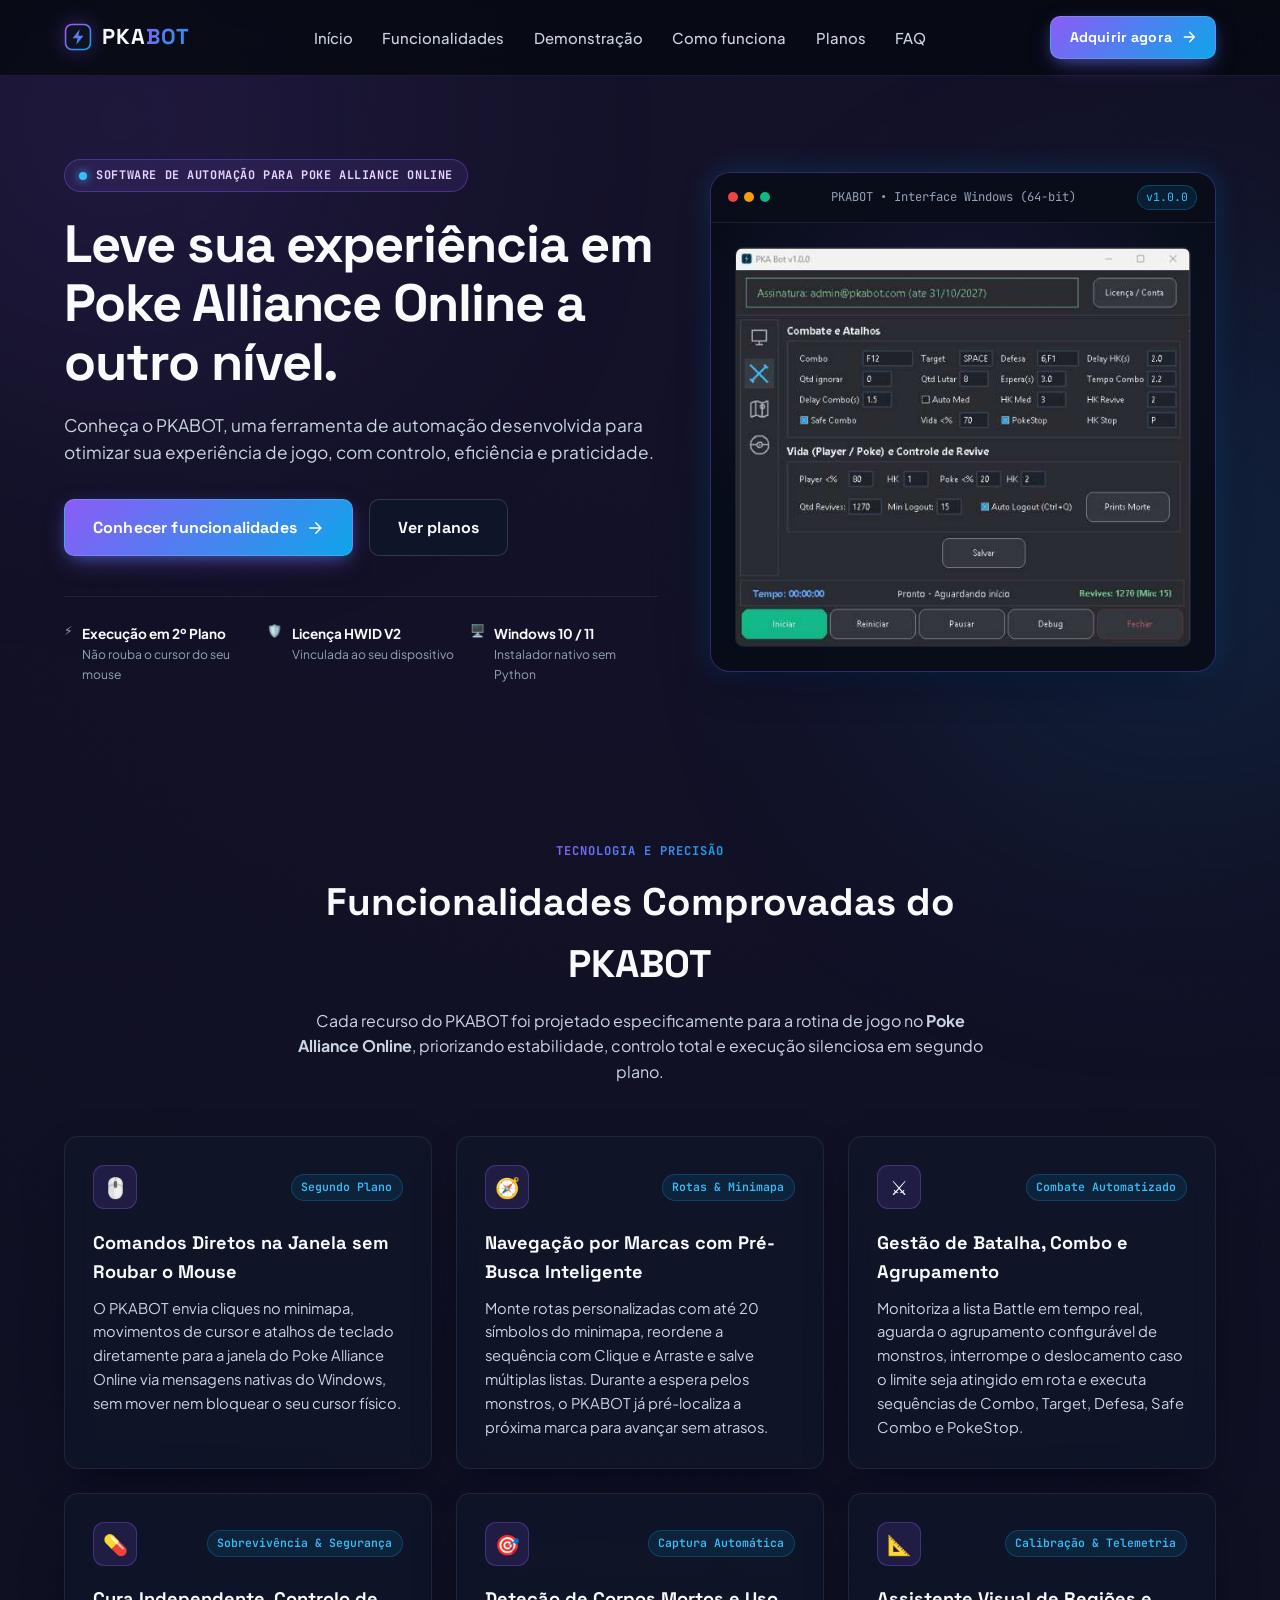
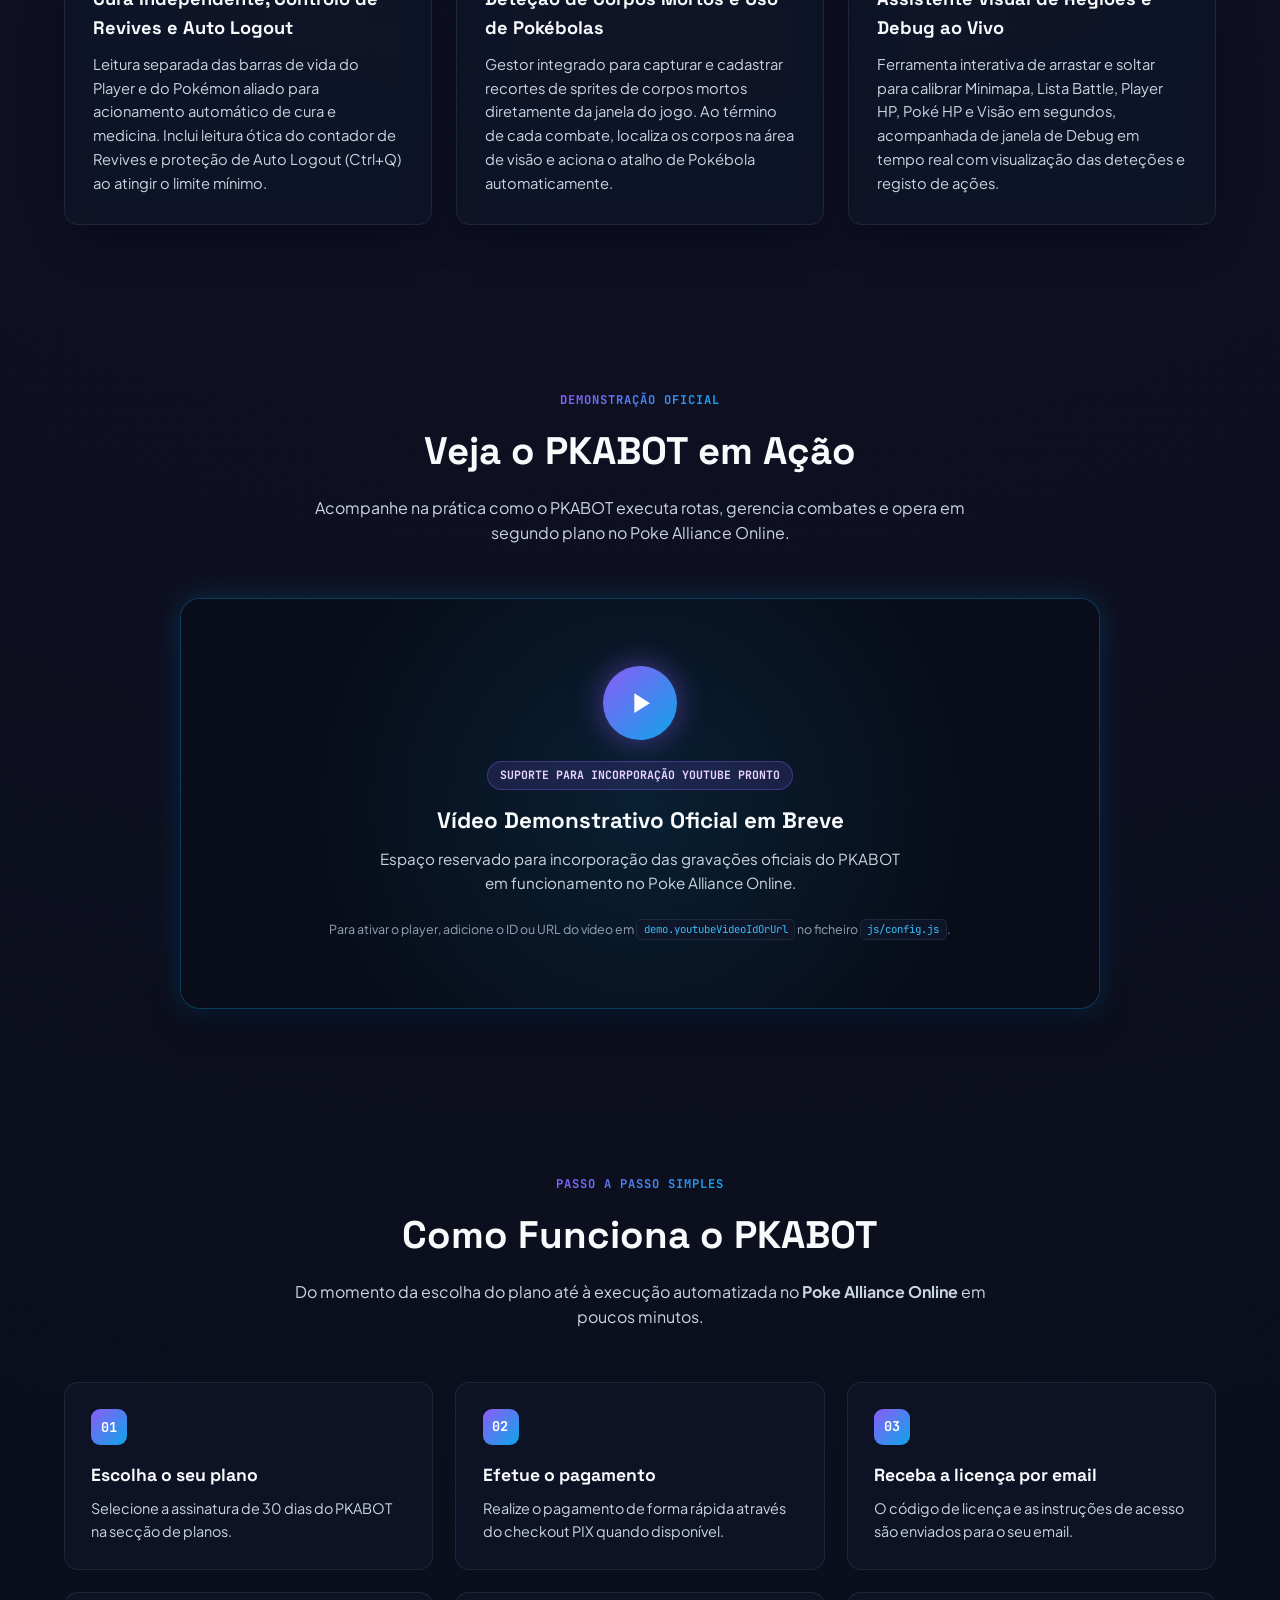
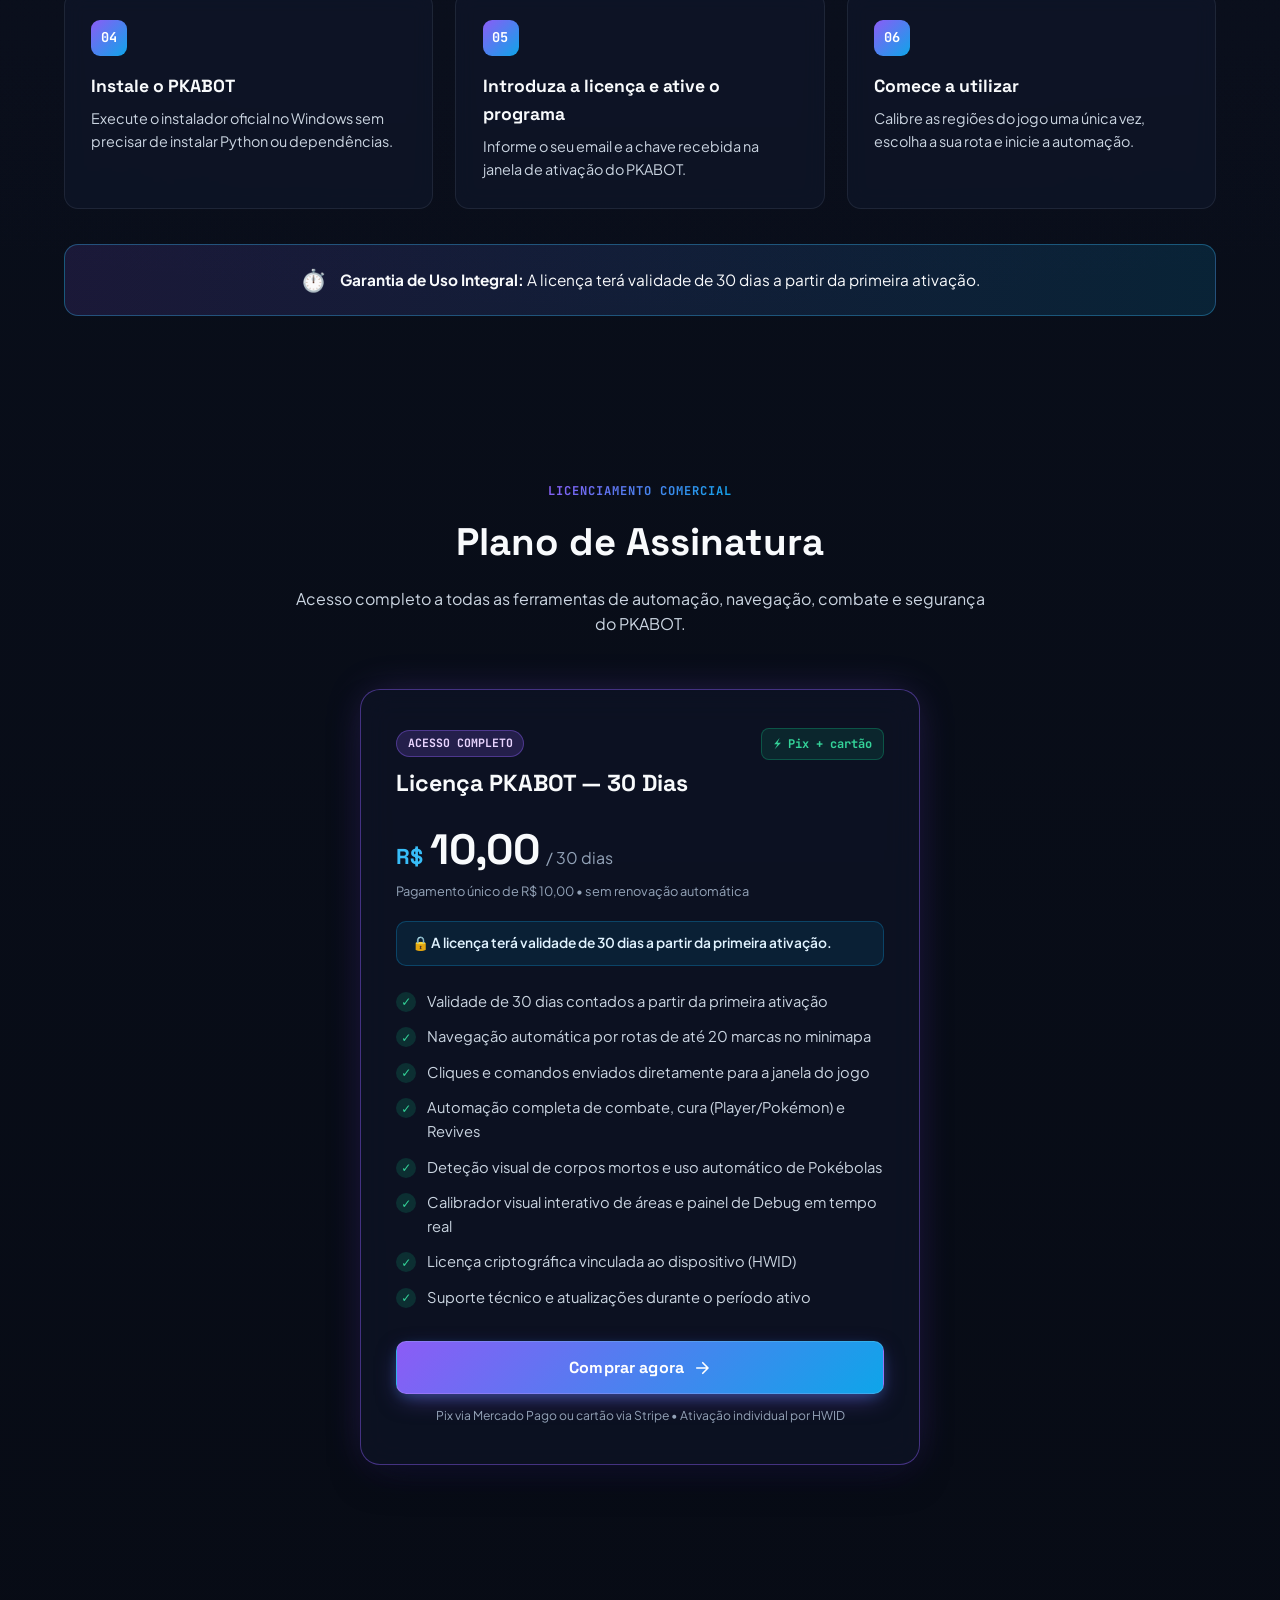
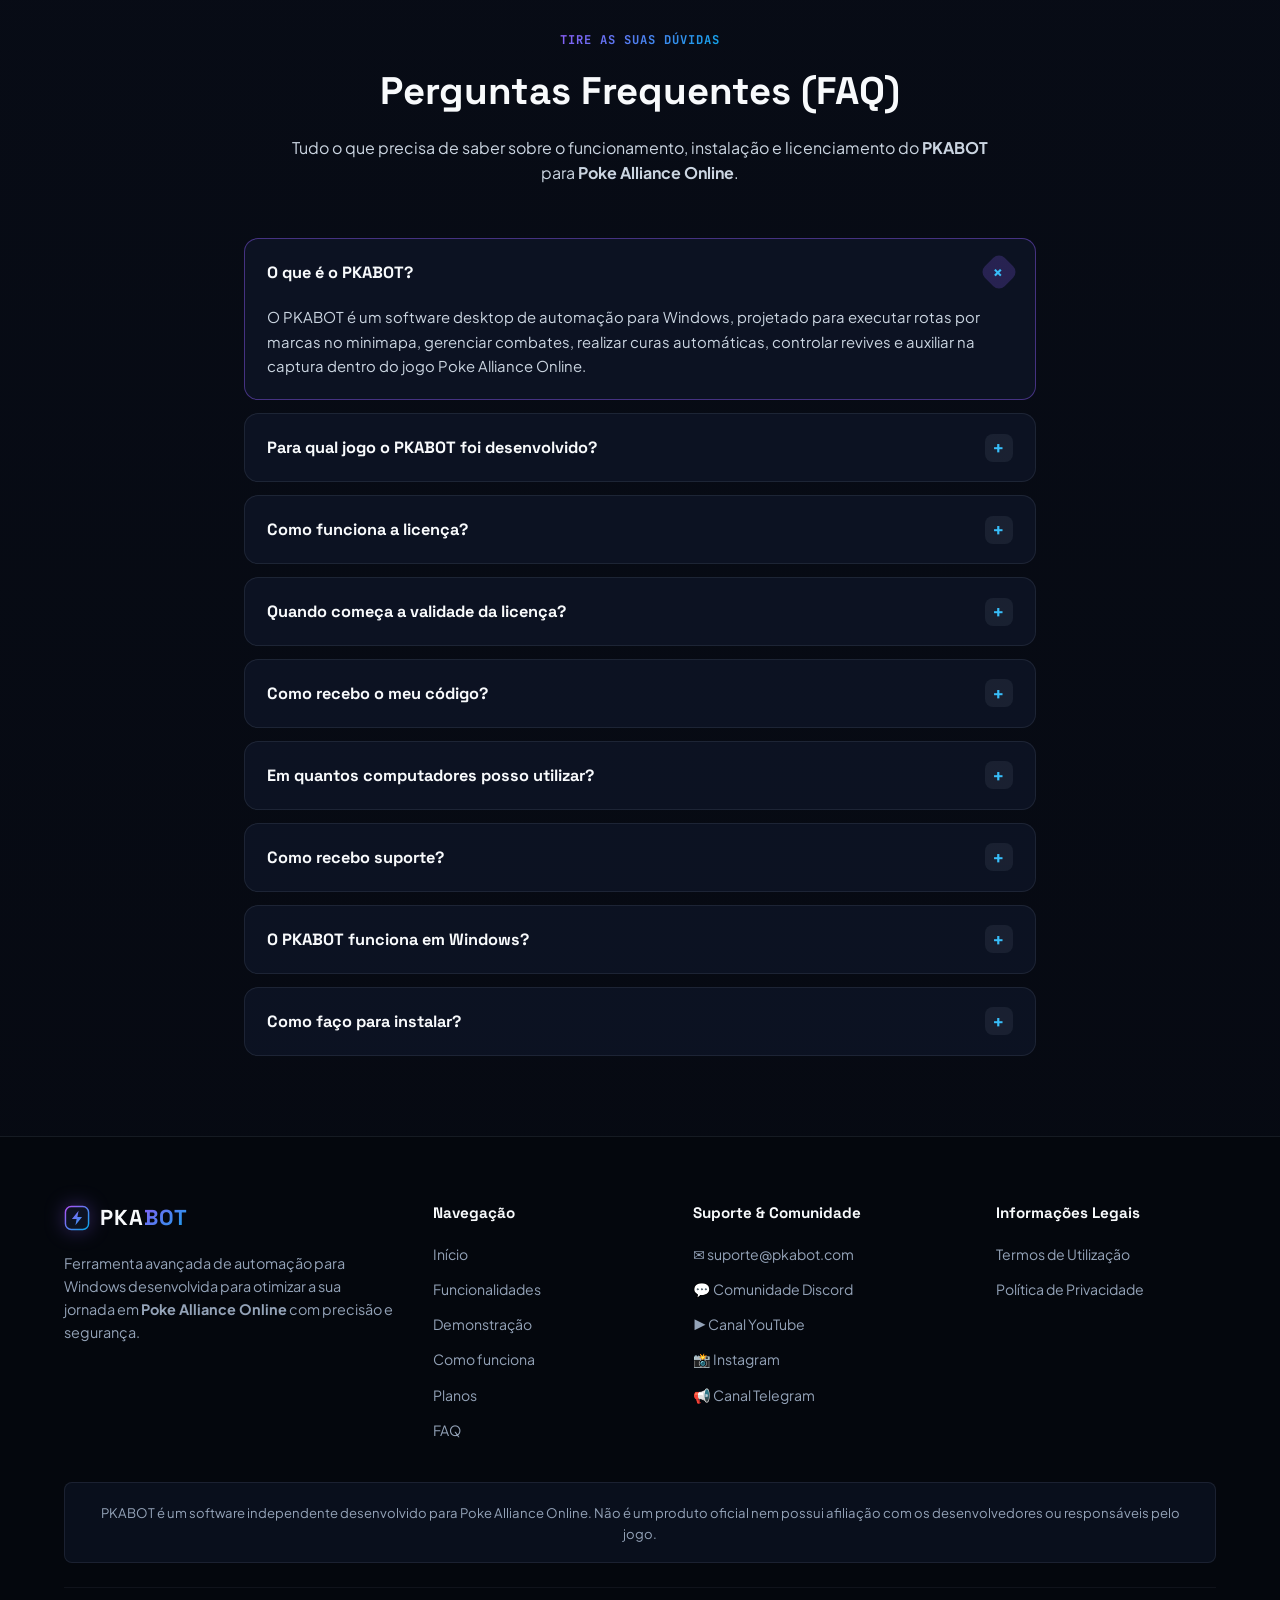
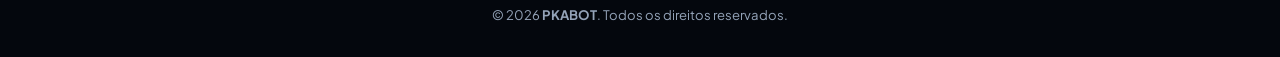
<file: index.html>
<!DOCTYPE html>
<html lang="pt-PT" class="dark-theme">
<head>
  <meta charset="UTF-8" />
  <meta name="viewport" content="width=device-width, initial-scale=1.0" />
  <meta http-equiv="X-UA-Compatible" content="IE=edge" />

  <!-- SEO Meta Tags -->
  <title>PKABOT — Bot e Automação Oficial para Poke Alliance Online</title>
  <meta name="description" content="Conheça o PKABOT, software de automação desenvolvido para otimizar sua experiência em Poke Alliance Online com navegação por marcas, combate inteligente, cura automática e execução em segundo plano." />
  <meta name="keywords" content="PKABOT, Poke Alliance Online, Bot para Poke Alliance Online, Automação para Poke Alliance Online, software gaming, rota minimapa, auto heal" />
  <meta name="robots" content="index, follow" />
  <meta name="theme-color" content="#070a12" />

  <!-- Open Graph / Social Sharing -->
  <meta property="og:type" content="website" />
  <meta property="og:locale" content="pt_BR" />
  <meta property="og:site_name" content="PKABOT" />
  <meta property="og:title" content="PKABOT — Leve sua experiência em Poke Alliance Online a outro nível" />
  <meta property="og:description" content="Conheça o PKABOT, uma ferramenta de automação desenvolvida para otimizar sua experiência em Poke Alliance Online, com controlo, eficiência e praticidade." />
  <meta name="twitter:card" content="summary_large_image" />
  <meta name="twitter:title" content="PKABOT — Automação para Poke Alliance Online" />
  <meta name="twitter:description" content="Software de automação em segundo plano com navegação por marcas, combate inteligente e captura automática para Poke Alliance Online." />

  <!-- Favicon Provisório -->
  <link rel="icon" type="image/svg+xml" href="assets/icons/favicon.svg" />

  <!-- Google Fonts: Plus Jakarta Sans, Space Grotesk & JetBrains Mono -->
  <link rel="preconnect" href="https://fonts.googleapis.com" />
  <link rel="preconnect" href="https://fonts.gstatic.com" crossorigin />
  <link href="https://fonts.googleapis.com/css2?family=JetBrains+Mono:wght@500;700&family=Plus+Jakarta+Sans:wght@400;500;600;700&family=Space+Grotesk:wght@600;700;800&display=swap" rel="stylesheet" />

  <!-- Stylesheet Principal -->
  <link rel="stylesheet" href="css/style.css" />
</head>
<body>
  <!-- Link de Saltar para o Conteúdo (Acessibilidade) -->
  <a href="#main-content" class="skip-link">Saltar para o conteúdo principal</a>

  <!-- Luzes de Ambiente Subtis (Background) -->
  <div class="ambient-glow ambient-glow--purple" aria-hidden="true"></div>
  <div class="ambient-glow ambient-glow--blue" aria-hidden="true"></div>

  <!-- ========================================================================
       HEADER / NAVEGAÇÃO PRINCIPAL
       ======================================================================== -->
  <header class="site-header" id="top">
    <div class="container header-container">
      <!-- Logotipo Tipográfico Original PKABOT -->
      <a href="#inicio" class="brand-logo" aria-label="PKABOT — Início">
        <span class="brand-logo__mark" aria-hidden="true">
          <svg viewBox="0 0 36 36" width="28" height="28" fill="none">
            <rect x="2" y="2" width="32" height="32" rx="8" fill="#0d1322" stroke="url(#logoGrad)" stroke-width="2" />
            <path d="M20.2 8L11 19.5H17.5L15.8 28L25 16.5H18.5L20.2 8Z" fill="url(#logoGrad)" />
            <defs>
              <linearGradient id="logoGrad" x1="4" y1="4" x2="32" y2="32" gradientUnits="userSpaceOnUse">
                <stop offset="0%" stop-color="#a855f7" />
                <stop offset="100%" stop-color="#0ea5e9" />
              </linearGradient>
            </defs>
          </svg>
        </span>
        <span class="brand-logo__wordmark">PKA<span class="brand-logo__accent">BOT</span></span>
      </a>

      <!-- Menu de Navegação Desktop & Mobile -->
      <nav class="site-nav" id="site-nav" aria-label="Navegação Principal">
        <ul class="site-nav__list">
          <li><a href="#inicio" class="site-nav__link">Início</a></li>
          <li><a href="#funcionalidades" class="site-nav__link">Funcionalidades</a></li>
          <li><a href="#demonstracao" class="site-nav__link">Demonstração</a></li>
          <li><a href="#como-funciona" class="site-nav__link">Como funciona</a></li>
          <li><a href="#planos" class="site-nav__link">Planos</a></li>
          <li><a href="#faq" class="site-nav__link">FAQ</a></li>
        </ul>
        <div class="site-nav__mobile-cta">
          <a href="#planos" class="btn btn--primary btn--full">Adquirir agora</a>
        </div>
      </nav>

      <!-- Botão Destacado Desktop + Botão Hamburger Mobile -->
      <div class="header-actions">
        <a href="#planos" class="btn btn--primary btn--sm header-cta">
          <span>Adquirir agora</span>
          <svg width="16" height="16" viewBox="0 0 24 24" fill="none" stroke="currentColor" stroke-width="2.2" aria-hidden="true">
            <path d="M5 12h14M13 5l7 7-7 7" stroke-linecap="round" stroke-linejoin="round" />
          </svg>
        </a>
        <button
          type="button"
          class="mobile-menu-toggle"
          id="mobile-menu-toggle"
          aria-expanded="false"
          aria-controls="site-nav"
          aria-label="Abrir menu de navegação"
        >
          <span class="hamburger-bar"></span>
          <span class="hamburger-bar"></span>
          <span class="hamburger-bar"></span>
        </button>
      </div>
    </div>
  </header>

  <!-- ========================================================================
       CONTEÚDO PRINCIPAL
       ======================================================================== -->
  <main id="main-content">
    <!-- ======================================================================
         1. HERO SECTION
         ====================================================================== -->
    <section class="hero-section" id="inicio" aria-labelledby="hero-title">
      <div class="container hero-grid">
        <!-- Coluna de Conteúdo Comercial -->
        <div class="hero-content reveal">
          <div class="status-pill">
            <span class="status-pill__dot" aria-hidden="true"></span>
            <span id="hero-badge">SOFTWARE DE AUTOMAÇÃO PARA POKE ALLIANCE ONLINE</span>
          </div>

          <h1 class="hero-title" id="hero-title">
            Leve sua experiência em Poke Alliance Online a outro nível.
          </h1>

          <p class="hero-subtitle" id="hero-subtitle">
            Conheça o PKABOT, uma ferramenta de automação desenvolvida para otimizar sua experiência de jogo, com controlo, eficiência e praticidade.
          </p>

          <div class="hero-actions">
            <a href="#funcionalidades" class="btn btn--primary btn--lg" id="hero-primary-cta">
              <span>Conhecer funcionalidades</span>
              <svg width="18" height="18" viewBox="0 0 24 24" fill="none" stroke="currentColor" stroke-width="2" aria-hidden="true">
                <path d="M5 12h14M13 5l7 7-7 7" stroke-linecap="round" stroke-linejoin="round" />
              </svg>
            </a>
            <a href="#planos" class="btn btn--secondary btn--lg" id="hero-secondary-cta">
              <span>Ver planos</span>
            </a>
          </div>

          <!-- Destaques Técnicos Reais -->
          <div class="hero-specs" role="list" aria-label="Destaques técnicos do PKABOT">
            <div class="hero-spec-item" role="listitem">
              <span class="hero-spec-item__icon" aria-hidden="true">⚡</span>
              <div>
                <strong>Execução em 2º Plano</strong>
                <span>Não rouba o cursor do seu mouse</span>
              </div>
            </div>
            <div class="hero-spec-item" role="listitem">
              <span class="hero-spec-item__icon" aria-hidden="true">🛡️</span>
              <div>
                <strong>Licença HWID V2</strong>
                <span>Vinculada ao seu dispositivo</span>
              </div>
            </div>
            <div class="hero-spec-item" role="listitem">
              <span class="hero-spec-item__icon" aria-hidden="true">🖥️</span>
              <div>
                <strong>Windows 10 / 11</strong>
                <span>Instalador nativo sem Python</span>
              </div>
            </div>
          </div>
        </div>

        <!-- Coluna Visual: Área para Captura de Ecrã Real do PKABOT -->
        <div class="hero-showcase reveal">
          <div class="showcase-frame" id="hero-showcase-frame">
            <!-- Barra de Topo da Moldura -->
            <div class="showcase-frame__topbar">
              <div class="window-dots" aria-hidden="true">
                <span class="window-dot window-dot--red"></span>
                <span class="window-dot window-dot--yellow"></span>
                <span class="window-dot window-dot--green"></span>
              </div>
              <div class="showcase-frame__title">PKABOT • Interface Windows (64-bit)</div>
              <div class="showcase-frame__tag">v1.0.0</div>
            </div>

            <!-- Corpo da Área Visual (Carrega imagem real se definida em config.js ou exibe espaço reservado elegante) -->
            <div class="showcase-frame__body" id="hero-screenshot-container">
              <!-- Espaço Reservado Elegante (Padrão quando hero.screenshotUrl está vazio) -->
              <div class="screenshot-placeholder" id="hero-screenshot-placeholder">
                <div class="screenshot-placeholder__icon" aria-hidden="true">
                  <svg width="48" height="48" viewBox="0 0 24 24" fill="none" stroke="url(#iconGradHero)" stroke-width="1.6">
                    <rect x="2" y="3" width="20" height="14" rx="2" />
                    <path d="M8 21h8M12 17v4" stroke-linecap="round" />
                    <path d="M7 10l3-3 3 3 4-4" stroke-linecap="round" stroke-linejoin="round" />
                    <defs>
                      <linearGradient id="iconGradHero" x1="2" y1="3" x2="22" y2="21" gradientUnits="userSpaceOnUse">
                        <stop offset="0%" stop-color="#a855f7" />
                        <stop offset="100%" stop-color="#0ea5e9" />
                      </linearGradient>
                    </defs>
                  </svg>
                </div>
                <span class="screenshot-placeholder__badge">ÁREA RESERVADA PARA CAPTURA DE ECRÃ REAL</span>
                <h2 class="screenshot-placeholder__heading">Pré-visualização Oficial da Interface PKABOT</h2>
                <p class="screenshot-placeholder__text">
                  Espaço preparado para exibir a captura de ecrã real da interface Dark Mode do <strong>PKABOT</strong> (abas <em>Geral &amp; Áreas</em>, <em>Combate &amp; Cura</em> e <em>Rota &amp; Captura</em>).
                </p>
                <div class="screenshot-placeholder__modules" aria-hidden="true">
                  <span class="module-chip">🖥️ Geral &amp; Áreas</span>
                  <span class="module-chip">⚔️ Combate &amp; Cura</span>
                  <span class="module-chip">🗺️ Rota &amp; Captura</span>
                  <span class="module-chip">🔍 Debug em Tempo Real</span>
                </div>
                <small class="screenshot-placeholder__hint">
                  Configurável via <code>hero.screenshotUrl</code> em <code>js/config.js</code>
                </small>
              </div>
            </div>
          </div>
        </div>
      </div>
    </section>

    <!-- ======================================================================
         2. FUNCIONALIDADES COMPROVADAS
         ====================================================================== -->
    <section class="section features-section" id="funcionalidades" aria-labelledby="features-heading">
      <div class="container">
        <div class="section-header reveal">
          <span class="section-eyebrow">TECNOLOGIA E PRECISÃO</span>
          <h2 class="section-title" id="features-heading">Funcionalidades Comprovadas do PKABOT</h2>
          <p class="section-description">
            Cada recurso do PKABOT foi projetado especificamente para a rotina de jogo no <strong>Poke Alliance Online</strong>, priorizando estabilidade, controlo total e execução silenciosa em segundo plano.
          </p>
        </div>

        <!-- Grid de Funcionalidades (Renderizado a partir de config.js com fallback semântico) -->
        <div class="features-grid" id="features-grid">
          <article class="feature-card reveal">
            <div class="feature-card__header">
              <div class="feature-card__icon" aria-hidden="true">🖱️</div>
              <span class="feature-card__badge">Segundo Plano</span>
            </div>
            <h3 class="feature-card__title">Comandos Diretos na Janela sem Roubar o Mouse</h3>
            <p class="feature-card__desc">
              O PKABOT envia cliques no minimapa, movimentos de cursor e atalhos de teclado diretamente para a janela do Poke Alliance Online via mensagens nativas do Windows, sem mover nem bloquear o seu cursor físico.
            </p>
          </article>

          <article class="feature-card reveal">
            <div class="feature-card__header">
              <div class="feature-card__icon" aria-hidden="true">🧭</div>
              <span class="feature-card__badge">Rotas &amp; Minimapa</span>
            </div>
            <h3 class="feature-card__title">Navegação por Marcas com Pré-Busca Inteligente</h3>
            <p class="feature-card__desc">
              Monte rotas personalizadas com até 20 símbolos do minimapa, reordene a sequência com Clique e Arraste e salve múltiplas listas. Durante a espera pelos monstros, o PKABOT já pré-localiza a próxima marca para avançar sem atrasos.
            </p>
          </article>

          <article class="feature-card reveal">
            <div class="feature-card__header">
              <div class="feature-card__icon" aria-hidden="true">⚔️</div>
              <span class="feature-card__badge">Combate Automatizado</span>
            </div>
            <h3 class="feature-card__title">Gestão de Batalha, Combo e Agrupamento</h3>
            <p class="feature-card__desc">
              Monitoriza a lista Battle em tempo real, aguarda o agrupamento configurável de monstros, interrompe o deslocamento caso o limite seja atingido em rota e executa sequências de Combo, Target, Defesa, Safe Combo e PokeStop.
            </p>
          </article>

          <article class="feature-card reveal">
            <div class="feature-card__header">
              <div class="feature-card__icon" aria-hidden="true">💊</div>
              <span class="feature-card__badge">Sobrevivência &amp; Segurança</span>
            </div>
            <h3 class="feature-card__title">Cura Independente, Controlo de Revives e Auto Logout</h3>
            <p class="feature-card__desc">
              Leitura separada das barras de vida do Player e do Pokémon aliado para acionamento automático de cura e medicina. Inclui leitura ótica do contador de Revives e proteção de Auto Logout (Ctrl+Q) ao atingir o limite mínimo.
            </p>
          </article>

          <article class="feature-card reveal">
            <div class="feature-card__header">
              <div class="feature-card__icon" aria-hidden="true">🎯</div>
              <span class="feature-card__badge">Captura Automática</span>
            </div>
            <h3 class="feature-card__title">Deteção de Corpos Mortos e Uso de Pokébolas</h3>
            <p class="feature-card__desc">
              Gestor integrado para capturar e cadastrar recortes de sprites de corpos mortos diretamente da janela do jogo. Ao término de cada combate, localiza os corpos na área de visão e aciona o atalho de Pokébola automaticamente.
            </p>
          </article>

          <article class="feature-card reveal">
            <div class="feature-card__header">
              <div class="feature-card__icon" aria-hidden="true">📐</div>
              <span class="feature-card__badge">Calibração &amp; Telemetria</span>
            </div>
            <h3 class="feature-card__title">Assistente Visual de Regiões e Debug ao Vivo</h3>
            <p class="feature-card__desc">
              Ferramenta interativa de arrastar e soltar para calibrar Minimapa, Lista Battle, Player HP, Poké HP e Visão em segundos, acompanhada de janela de Debug em tempo real com visualização das deteções e registo de ações.
            </p>
          </article>
        </div>
      </div>
    </section>

    <!-- ======================================================================
         3. DEMONSTRAÇÃO EM VÍDEO
         ====================================================================== -->
    <section class="section demo-section" id="demonstracao" aria-labelledby="demo-heading">
      <div class="container">
        <div class="section-header reveal">
          <span class="section-eyebrow">DEMONSTRAÇÃO OFICIAL</span>
          <h2 class="section-title" id="demo-heading">Veja o PKABOT em Ação</h2>
          <p class="section-description" id="demo-subtitle">
            Acompanhe na prática como o PKABOT executa rotas, gerencia combates e opera em segundo plano no Poke Alliance Online.
          </p>
        </div>

        <div class="video-stage reveal" id="video-stage">
          <!-- O main.js injeta automaticamente o iframe do YouTube quando demo.youtubeVideoIdOrUrl é preenchido em config.js -->
          <div class="video-placeholder" id="video-placeholder">
            <div class="video-placeholder__play-ring" aria-hidden="true">
              <svg width="34" height="34" viewBox="0 0 24 24" fill="currentColor">
                <path d="M8 5.14v14l11-7-11-7z" />
              </svg>
            </div>
            <span class="video-placeholder__tag">SUPORTE PARA INCORPORAÇÃO YOUTUBE PRONTO</span>
            <h3 class="video-placeholder__title" id="video-placeholder-title">
              Vídeo Demonstrativo Oficial em Breve
            </h3>
            <p class="video-placeholder__desc" id="video-placeholder-desc">
              Espaço reservado para incorporação das gravações oficiais do PKABOT em funcionamento no Poke Alliance Online.
            </p>
            <small class="video-placeholder__hint">
              Para ativar o player, adicione o ID ou URL do vídeo em <code>demo.youtubeVideoIdOrUrl</code> no ficheiro <code>js/config.js</code>.
            </small>
          </div>
        </div>
      </div>
    </section>

    <!-- ======================================================================
         4. COMO FUNCIONA
         ====================================================================== -->
    <section class="section steps-section" id="como-funciona" aria-labelledby="steps-heading">
      <div class="container">
        <div class="section-header reveal">
          <span class="section-eyebrow">PASSO A PASSO SIMPLES</span>
          <h2 class="section-title" id="steps-heading">Como Funciona o PKABOT</h2>
          <p class="section-description">
            Do momento da escolha do plano até à execução automatizada no <strong>Poke Alliance Online</strong> em poucos minutos.
          </p>
        </div>

        <!-- Grid dos 6 Passos -->
        <ol class="steps-grid" id="steps-grid">
          <li class="step-card reveal">
            <span class="step-card__num">01</span>
            <h3 class="step-card__title">Escolha o seu plano</h3>
            <p class="step-card__desc">Selecione a assinatura de 30 dias do PKABOT na secção de planos.</p>
          </li>
          <li class="step-card reveal">
            <span class="step-card__num">02</span>
            <h3 class="step-card__title">Efetue o pagamento</h3>
            <p class="step-card__desc">Realize o pagamento de forma rápida através do checkout PIX quando disponível.</p>
          </li>
          <li class="step-card reveal">
            <span class="step-card__num">03</span>
            <h3 class="step-card__title">Receba a licença por email</h3>
            <p class="step-card__desc">O código de licença e as instruções de acesso são enviados para o seu email.</p>
          </li>
          <li class="step-card reveal">
            <span class="step-card__num">04</span>
            <h3 class="step-card__title">Instale o PKABOT</h3>
            <p class="step-card__desc">Execute o instalador oficial no Windows sem precisar de instalar Python ou dependências.</p>
          </li>
          <li class="step-card reveal">
            <span class="step-card__num">05</span>
            <h3 class="step-card__title">Introduza a licença e ative o programa</h3>
            <p class="step-card__desc">Informe o seu email e a chave recebida na janela de ativação do PKABOT.</p>
          </li>
          <li class="step-card reveal">
            <span class="step-card__num">06</span>
            <h3 class="step-card__title">Comece a utilizar</h3>
            <p class="step-card__desc">Calibre as regiões do jogo uma única vez, escolha a sua rota e inicie a automação.</p>
          </li>
        </ol>

        <!-- Aviso Destacado da Validade de 30 Dias -->
        <div class="validity-banner reveal" role="note">
          <div class="validity-banner__icon" aria-hidden="true">⏱️</div>
          <p class="validity-banner__text" id="how-validity-banner">
            <strong>Garantia de Uso Integral:</strong> A licença terá validade de 30 dias a partir da primeira ativação.
          </p>
        </div>
      </div>
    </section>

    <!-- ======================================================================
         5. PLANOS E ASSINATURA
         ====================================================================== -->
    <section class="section pricing-section" id="planos" aria-labelledby="pricing-heading">
      <div class="container">
        <div class="section-header reveal">
          <span class="section-eyebrow">LICENCIAMENTO COMERCIAL</span>
          <h2 class="section-title" id="pricing-heading">Plano de Assinatura</h2>
          <p class="section-description" id="pricing-subtitle">
            Acesso completo a todas as ferramentas de automação, navegação, combate e segurança do PKABOT.
          </p>
        </div>

        <div class="pricing-wrapper reveal">
          <div class="pricing-card">
            <div class="pricing-card__glow" aria-hidden="true"></div>

            <div class="pricing-card__top">
              <div>
                <span class="pricing-card__badge" id="plan-badge">ACESSO COMPLETO</span>
                <h3 class="pricing-card__name" id="plan-name">Licença PKABOT — 30 Dias</h3>
              </div>
              <div class="pricing-card__pix-tag" title="Pix via Mercado Pago e cartão via Stripe">
                <span>⚡ Pix + cartão</span>
              </div>
            </div>

            <div class="pricing-card__price-box">
              <span class="pricing-card__currency" id="plan-currency">R$</span>
              <span class="pricing-card__amount" id="plan-price">A definir</span>
              <span class="pricing-card__period" id="plan-period">/ 30 dias</span>
            </div>
            <p class="pricing-card__note" id="plan-note">
              Valor comercial configurável em <code>js/config.js</code> • Pagamento único sem renovação automática forçada
            </p>

            <div class="pricing-card__validity-pill" id="plan-validity-pill">
              🔒 A licença terá validade de 30 dias a partir da primeira ativação.
            </div>

            <ul class="pricing-card__features" id="plan-features-list">
              <!-- Preenchido dinamicamente por main.js a partir de config.js -->
            </ul>

            <div class="pricing-card__action">
              <button
                type="button"
                class="btn btn--primary btn--lg btn--full"
                id="buy-now-btn"
                data-action="open-checkout"
              >
                <span id="buy-now-text">Comprar agora</span>
                <svg width="18" height="18" viewBox="0 0 24 24" fill="none" stroke="currentColor" stroke-width="2.2" aria-hidden="true">
                  <path d="M5 12h14M13 5l7 7-7 7" stroke-linecap="round" stroke-linejoin="round" />
                </svg>
              </button>
              <span class="pricing-card__security-caption">
                Pix via Mercado Pago ou cartão via Stripe • Ativação individual por HWID
              </span>
            </div>
          </div>
        </div>
      </div>
    </section>

    <!-- ======================================================================
         6. PERGUNTAS FREQUENTES (FAQ)
         ====================================================================== -->
    <section class="section faq-section" id="faq" aria-labelledby="faq-heading">
      <div class="container faq-container">
        <div class="section-header reveal">
          <span class="section-eyebrow">TIRE AS SUAS DÚVIDAS</span>
          <h2 class="section-title" id="faq-heading">Perguntas Frequentes (FAQ)</h2>
          <p class="section-description">
            Tudo o que precisa de saber sobre o funcionamento, instalação e licenciamento do <strong>PKABOT</strong> para <strong>Poke Alliance Online</strong>.
          </p>
        </div>

        <div class="faq-list reveal" id="faq-list" role="region" aria-label="Lista de Perguntas Frequentes">
          <!-- Renderizado dinamicamente a partir de js/config.js -->
        </div>
      </div>
    </section>
  </main>

  <!-- ========================================================================
       FOOTER / RODAPÉ
       ======================================================================== -->
  <footer class="site-footer">
    <div class="container">
      <div class="footer-grid">
        <!-- Coluna 1: Marca e Descrição -->
        <div class="footer-brand">
          <a href="#inicio" class="brand-logo" aria-label="PKABOT — Início">
            <span class="brand-logo__mark" aria-hidden="true">
              <svg viewBox="0 0 36 36" width="26" height="26" fill="none">
                <rect x="2" y="2" width="32" height="32" rx="8" fill="#0d1322" stroke="url(#logoGradFooter)" stroke-width="2" />
                <path d="M20.2 8L11 19.5H17.5L15.8 28L25 16.5H18.5L20.2 8Z" fill="url(#logoGradFooter)" />
                <defs>
                  <linearGradient id="logoGradFooter" x1="4" y1="4" x2="32" y2="32" gradientUnits="userSpaceOnUse">
                    <stop offset="0%" stop-color="#a855f7" />
                    <stop offset="100%" stop-color="#0ea5e9" />
                  </linearGradient>
                </defs>
              </svg>
            </span>
            <span class="brand-logo__wordmark">PKA<span class="brand-logo__accent">BOT</span></span>
          </a>
          <p class="footer-brand__desc">
            Ferramenta avançada de automação para Windows desenvolvida para otimizar a sua jornada em <strong>Poke Alliance Online</strong> com precisão e segurança.
          </p>
        </div>

        <!-- Coluna 2: Navegação -->
        <div class="footer-col">
          <h3 class="footer-col__title">Navegação</h3>
          <ul class="footer-col__links">
            <li><a href="#inicio">Início</a></li>
            <li><a href="#funcionalidades">Funcionalidades</a></li>
            <li><a href="#demonstracao">Demonstração</a></li>
            <li><a href="#como-funciona">Como funciona</a></li>
            <li><a href="#planos">Planos</a></li>
            <li><a href="#faq">FAQ</a></li>
          </ul>
        </div>

        <!-- Coluna 3: Suporte & Redes Sociais -->
        <div class="footer-col">
          <h3 class="footer-col__title">Suporte &amp; Comunidade</h3>
          <ul class="footer-col__links">
            <li>
              <a href="mailto:suporte@pkabot.com" id="footer-support-email">
                ✉️ suporte@pkabot.com
              </a>
            </li>
            <li><a href="#" id="social-discord" rel="noopener noreferrer">💬 Comunidade Discord</a></li>
            <li><a href="#" id="social-youtube" rel="noopener noreferrer">▶️ Canal YouTube</a></li>
            <li><a href="#" id="social-instagram" rel="noopener noreferrer">📸 Instagram</a></li>
            <li><a href="#" id="social-telegram" rel="noopener noreferrer">📢 Canal Telegram</a></li>
          </ul>
        </div>

        <!-- Coluna 4: Legal -->
        <div class="footer-col">
          <h3 class="footer-col__title">Informações Legais</h3>
          <ul class="footer-col__links">
            <li>
              <button type="button" class="footer-link-btn" data-modal-target="terms-modal">
                Termos de Utilização
              </button>
            </li>
            <li>
              <button type="button" class="footer-link-btn" data-modal-target="privacy-modal">
                Política de Privacidade
              </button>
            </li>
          </ul>
        </div>
      </div>

      <!-- Aviso Obrigatório de Independência -->
      <div class="footer-disclaimer-box">
        <p class="footer-disclaimer" id="footer-disclaimer">
          PKABOT é um software independente desenvolvido para Poke Alliance Online. Não é um produto oficial nem possui afiliação com os desenvolvedores ou responsáveis pelo jogo.
        </p>
      </div>

      <div class="footer-bottom">
        <p>© <span id="footer-year">2026</span> <strong>PKABOT</strong>. Todos os direitos reservados.</p>
      </div>
    </div>
  </footer>

  <!-- ========================================================================
       MODAL: CHECKOUT / AQUISIÇÃO (Sem simular pagamentos falsos)
       ======================================================================== -->
  <div class="modal-backdrop" id="checkout-modal" role="dialog" aria-modal="true" aria-labelledby="checkout-modal-title" hidden>
    <div class="modal-card">
      <div class="modal-card__header">
        <span class="modal-card__badge">CHECKOUT SEGURO • R$ 10,00</span>
        <button type="button" class="modal-close-btn" data-close-modal aria-label="Fechar janela">✕</button>
      </div>
      <div class="modal-card__body">
        <h3 class="modal-card__title" id="checkout-modal-title">Escolha como pagar</h3>
        <p class="modal-card__text">Licença PKABOT por 30 dias • pagamento único de <strong>R$ 10,00</strong>.</p>
        <div class="modal-info-box">
          <label for="checkout-email"><strong>Seu email para receber a licença</strong></label>
          <input id="checkout-email" type="email" autocomplete="email" required placeholder="voce@email.com" />
          <p id="checkout-status" role="status" aria-live="polite">O pagamento é processado pelo Mercado Pago ou Stripe.</p>
          <button type="button" class="btn btn--primary btn--full" data-payment-method="pix">Pagar com Pix</button>
          <button type="button" class="btn btn--secondary btn--full" data-payment-method="card">Pagar com cartão (Stripe)</button>
        </div>
      </div>
      <div class="modal-card__footer">
        <button type="button" class="btn btn--secondary" data-close-modal>Fechar</button>
      </div>
    </div>
  </div>

  <!-- ========================================================================
       MODAL: TERMOS DE UTILIZAÇÃO (Conteúdo provisório para revisão jurídica)
       ======================================================================== -->
  <div class="modal-backdrop" id="terms-modal" role="dialog" aria-modal="true" aria-labelledby="terms-modal-title" hidden>
    <div class="modal-card">
      <div class="modal-card__header">
        <span class="modal-card__badge">DOCUMENTO LEGAL [CONTEÚDO PROVISÓRIO]</span>
        <button type="button" class="modal-close-modal modal-close-btn" data-close-modal aria-label="Fechar janela">✕</button>
      </div>
      <div class="modal-card__body">
        <h3 class="modal-card__title" id="terms-modal-title">Termos de Utilização — PKABOT</h3>
        <p class="modal-card__text">
          <em>[Texto provisório identificado para revisão antes do lançamento comercial definitivo]</em>
        </p>
        <ul class="modal-legal-list">
          <li><strong>1. Objeto:</strong> O PKABOT é um utilitário de automação independente para Windows destinado ao jogo Poke Alliance Online.</li>
          <li><strong>2. Licenciamento:</strong> Cada licença concede direito de utilização por 30 dias corridos a partir da primeira ativação, vinculada ao identificador único de máquina (HWID).</li>
          <li><strong>3. Responsabilidade de Uso:</strong> O utilizador reconhece que o PKABOT é um software independente sem afiliação com os desenvolvedores do jogo, assumindo total responsabilidade pela sua utilização.</li>
          <li><strong>4. Propriedade Intelectual:</strong> É proibida a engenharia reversa, redistribuição não autorizada ou partilha de chaves vinculadas a terceiros.</li>
        </ul>
      </div>
      <div class="modal-card__footer">
        <button type="button" class="btn btn--secondary" data-close-modal>Compreendi</button>
      </div>
    </div>
  </div>

  <!-- ========================================================================
       MODAL: POLÍTICA DE PRIVACIDADE (Conteúdo provisório para revisão jurídica)
       ======================================================================== -->
  <div class="modal-backdrop" id="privacy-modal" role="dialog" aria-modal="true" aria-labelledby="privacy-modal-title" hidden>
    <div class="modal-card">
      <div class="modal-card__header">
        <span class="modal-card__badge">PRIVACIDADE [CONTEÚDO PROVISÓRIO]</span>
        <button type="button" class="modal-close-btn" data-close-modal aria-label="Fechar janela">✕</button>
      </div>
      <div class="modal-card__body">
        <h3 class="modal-card__title" id="privacy-modal-title">Política de Privacidade — PKABOT</h3>
        <p class="modal-card__text">
          <em>[Texto provisório identificado para revisão antes do lançamento comercial definitivo]</em>
        </p>
        <ul class="modal-legal-list">
          <li><strong>1. Dados Recolhidos:</strong> Recolhemos apenas o endereço de email utilizado na compra e o código criptográfico de hardware (HWID) necessário para emissão e validação da licença de 30 dias.</li>
          <li><strong>2. Armazenamento Local:</strong> As rotas, recortes de sprites e calibrações de ecrã do utilizador ficam armazenados localmente no computador do próprio utilizador.</li>
          <li><strong>3. Partilha de Dados:</strong> Não vendemos nem partilhamos informações pessoais com terceiros, exceto o estritamente necessário para o processamento de pagamentos quando ativo.</li>
        </ul>
      </div>
      <div class="modal-card__footer">
        <button type="button" class="btn btn--secondary" data-close-modal>Compreendi</button>
      </div>
    </div>
  </div>

  <!-- Scripts de Configuração e Interatividade -->
  <script src="js/config.js"></script>
  <script src="js/main.js"></script>
</body>
</html>
</file>
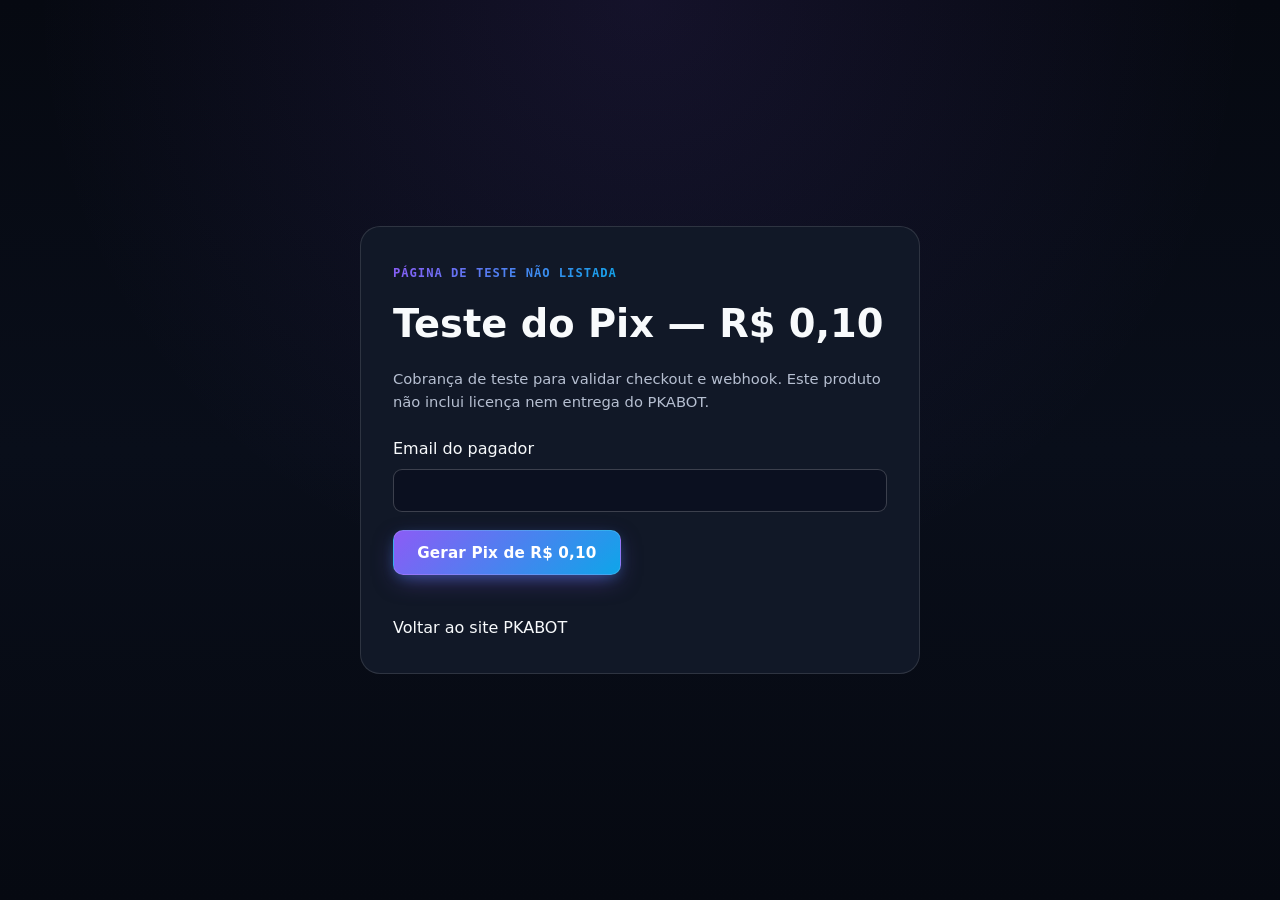
<file: teste-pagamento.html>
<!doctype html>
<html lang="pt-BR">
<head>
  <meta charset="utf-8">
  <meta name="viewport" content="width=device-width, initial-scale=1">
  <meta name="robots" content="noindex, nofollow">
  <title>Teste de pagamento Pix — PKABOT</title>
  <link rel="stylesheet" href="css/style.css">
  <style>
    body { min-height: 100vh; display: grid; place-items: center; }
    .test-card { width: min(100% - 32px, 560px); padding: 32px; border: 1px solid rgba(255,255,255,.12); border-radius: 20px; background: #111827; }
    .test-card label { display: block; margin: 22px 0 8px; }
    .test-card input { width: 100%; padding: 13px 14px; border: 1px solid rgba(255,255,255,.2); border-radius: 9px; background: #0b1020; color: #fff; }
    #test-pix-status { min-height: 24px; margin-top: 16px; }
    .test-note { color: #b6bfd1; font-size: .92rem; line-height: 1.55; }
  </style>
</head>
<body>
  <main class="test-card">
    <span class="section-eyebrow">PÁGINA DE TESTE NÃO LISTADA</span>
    <h1 class="section-title">Teste do Pix — R$ 0,10</h1>
    <p class="test-note">Cobrança de teste para validar checkout e webhook. Este produto não inclui licença nem entrega do PKABOT.</p>
    <form id="test-pix-form">
      <label for="test-pix-email">Email do pagador</label>
      <input id="test-pix-email" name="email" type="email" autocomplete="email" required maxlength="254">
      <button class="btn btn--primary" type="submit" style="margin-top:18px">Gerar Pix de R$ 0,10</button>
    </form>
    <p id="test-pix-status" role="status" aria-live="polite"></p>
    <a class="text-link" href="/">Voltar ao site PKABOT</a>
  </main>
  <script src="js/test-pix.js" defer></script>
</body>
</html>
</file>
<file: css/style.css>
/* ============================================================================
   PKABOT — SITE COMERCIAL OFICIAL (style.css)
   Identidade Visual: Gaming Premium Dark Mode (Grafite, Roxo Neon & Azul Elétrico)
   ============================================================================ */

:root {
  /* Paleta Dark Mode (Preto Azulado / Grafite) */
  --bg-base: #060911;
  --bg-surface: #0b101e;
  --bg-elevated: rgba(15, 23, 42, 0.68);
  --bg-card-hover: rgba(20, 30, 55, 0.82);

  /* Cores Principais (Roxo Neon & Azul Elétrico) */
  --purple-neon: #8b5cf6;
  --purple-bright: #a855f7;
  --blue-electric: #0ea5e9;
  --blue-bright: #38bdf8;
  --emerald-accent: #10b981;

  /* Gradientes Discretos */
  --grad-primary: linear-gradient(135deg, #8b5cf6 0%, #0ea5e9 100%);
  --grad-primary-hover: linear-gradient(135deg, #9333ea 0%, #0284c7 100%);
  --grad-subtle-surface: linear-gradient(180deg, rgba(139, 92, 246, 0.08) 0%, rgba(14, 165, 233, 0.03) 100%);

  /* Tipografia e Texto */
  --text-primary: #f8fafc;
  --text-secondary: #cbd5e1;
  --text-muted: #94a3b8;

  /* Bordas e Sombras */
  --border-subtle: rgba(148, 163, 184, 0.13);
  --border-glow: rgba(139, 92, 246, 0.42);
  --shadow-card: 0 18px 40px -15px rgba(2, 6, 23, 0.75);
  --shadow-glow: 0 0 28px rgba(14, 165, 233, 0.22);

  /* Fontes */
  --font-display: 'Space Grotesk', system-ui, -apple-system, sans-serif;
  --font-sans: 'Plus Jakarta Sans', system-ui, -apple-system, sans-serif;
  --font-mono: 'JetBrains Mono', monospace;

  /* Layout */
  --container-max: 1200px;
  --header-height: 76px;
  --radius-sm: 8px;
  --radius-md: 14px;
  --radius-lg: 20px;
  --transition-smooth: 0.26s cubic-bezier(0.22, 1, 0.36, 1);
}

/* ============================================================================
   1. RESET E BASE
   ============================================================================ */
*,
*::before,
*::after {
  box-sizing: border-box;
  margin: 0;
  padding: 0;
}

html {
  scroll-behavior: smooth;
  scroll-padding-top: calc(var(--header-height) + 16px);
  overflow-x: hidden;
  background-color: var(--bg-base);
  color: var(--text-primary);
  font-family: var(--font-sans);
  line-height: 1.6;
  -webkit-font-smoothing: antialiased;
}

body {
  min-height: 100vh;
  overflow-x: hidden;
  position: relative;
  background-color: var(--bg-base);
  background-image:
    radial-gradient(circle at 50% 0%, rgba(139, 92, 246, 0.11), transparent 55%),
    linear-gradient(to bottom, #060911 0%, #090e1a 50%, #060911 100%);
}

img,
svg,
video,
iframe {
  max-width: 100%;
  display: block;
}

a {
  color: inherit;
  text-decoration: none;
  transition: color var(--transition-smooth);
}

ul,
ol {
  list-style: none;
}

button {
  font-family: inherit;
  cursor: pointer;
  border: none;
  background: none;
}

code {
  font-family: var(--font-mono);
  font-size: 0.86em;
  padding: 0.15rem 0.4rem;
  border-radius: 5px;
  background: rgba(15, 23, 42, 0.9);
  color: var(--blue-bright);
  border: 1px solid var(--border-subtle);
}

.skip-link {
  position: absolute;
  top: -100px;
  left: 16px;
  z-index: 9999;
  padding: 0.65rem 1.1rem;
  background: var(--grad-primary);
  color: #fff;
  font-weight: 700;
  border-radius: var(--radius-sm);
}

.skip-link:focus {
  top: 12px;
}

.container {
  width: 100%;
  max-width: var(--container-max);
  margin: 0 auto;
  padding: 0 1.5rem;
}

/* Luzes de Ambiente Discretas */
.ambient-glow {
  position: fixed;
  width: 520px;
  height: 520px;
  border-radius: 50%;
  filter: blur(140px);
  opacity: 0.14;
  pointer-events: none;
  z-index: 0;
}

.ambient-glow--purple {
  top: -140px;
  left: -140px;
  background: var(--purple-neon);
}

.ambient-glow--blue {
  bottom: 10%;
  right: -160px;
  background: var(--blue-electric);
}

/* ============================================================================
   2. BOTÕES E COMPONENTES COMUNS
   ============================================================================ */
.btn {
  display: inline-flex;
  align-items: center;
  justify-content: center;
  gap: 0.55rem;
  font-family: var(--font-display);
  font-weight: 700;
  font-size: 0.95rem;
  letter-spacing: 0.01em;
  padding: 0.78rem 1.45rem;
  border-radius: 10px;
  transition: transform var(--transition-smooth), box-shadow var(--transition-smooth), background var(--transition-smooth), border-color var(--transition-smooth);
  white-space: nowrap;
}

.btn--sm {
  padding: 0.58rem 1.15rem;
  font-size: 0.88rem;
}

.btn--lg {
  padding: 0.92rem 1.75rem;
  font-size: 1rem;
}

.btn--full {
  width: 100%;
}

.btn--primary {
  background: var(--grad-primary);
  color: #ffffff;
  box-shadow: 0 8px 24px -6px rgba(139, 92, 246, 0.5), 0 4px 14px -4px rgba(14, 165, 233, 0.4);
  border: 1px solid rgba(255, 255, 255, 0.14);
}

.btn--primary:hover,
.btn--primary:focus-visible {
  transform: translateY(-2px);
  box-shadow: 0 12px 28px -6px rgba(139, 92, 246, 0.68), 0 6px 18px -4px rgba(14, 165, 233, 0.55);
}

.btn--secondary {
  background: rgba(15, 23, 42, 0.75);
  color: var(--text-primary);
  border: 1px solid rgba(148, 163, 184, 0.25);
  backdrop-filter: blur(8px);
}

.btn--secondary:hover,
.btn--secondary:focus-visible {
  border-color: var(--blue-bright);
  background: rgba(30, 41, 59, 0.85);
  transform: translateY(-2px);
}

/* ============================================================================
   3. HEADER & NAVEGAÇÃO
   ============================================================================ */
.site-header {
  position: sticky;
  top: 0;
  z-index: 1000;
  height: var(--header-height);
  background: rgba(6, 9, 17, 0.82);
  backdrop-filter: blur(14px);
  -webkit-backdrop-filter: blur(14px);
  border-bottom: 1px solid var(--border-subtle);
  transition: background var(--transition-smooth), border-color var(--transition-smooth);
}

.site-header.is-scrolled {
  background: rgba(6, 9, 17, 0.95);
  border-bottom-color: rgba(139, 92, 246, 0.25);
}

.header-container {
  height: 100%;
  display: flex;
  align-items: center;
  justify-content: space-between;
  gap: 1.5rem;
}

/* Logotipo Tipográfico Original PKABOT */
.brand-logo {
  display: inline-flex;
  align-items: center;
  gap: 0.65rem;
  font-family: var(--font-display);
  font-weight: 800;
  font-size: 1.35rem;
  letter-spacing: 0.04em;
  color: var(--text-primary);
}

.brand-logo__mark {
  display: inline-flex;
  align-items: center;
  justify-content: center;
  filter: drop-shadow(0 0 10px rgba(139, 92, 246, 0.35));
}

.brand-logo__wordmark {
  display: inline-flex;
  align-items: center;
}

.brand-logo__accent {
  background: var(--grad-primary);
  -webkit-background-clip: text;
  background-clip: text;
  color: transparent;
}

.site-nav__list {
  display: flex;
  align-items: center;
  gap: 1.85rem;
}

.site-nav__link {
  font-size: 0.93rem;
  font-weight: 500;
  color: var(--text-secondary);
  position: relative;
  padding: 0.35rem 0;
}

.site-nav__link::after {
  content: '';
  position: absolute;
  left: 0;
  bottom: -2px;
  width: 0;
  height: 2px;
  background: var(--grad-primary);
  transition: width var(--transition-smooth);
  border-radius: 2px;
}

.site-nav__link:hover,
.site-nav__link.is-active {
  color: #ffffff;
}

.site-nav__link:hover::after,
.site-nav__link.is-active::after {
  width: 100%;
}

.site-nav__mobile-cta {
  display: none;
}

.header-actions {
  display: flex;
  align-items: center;
  gap: 0.85rem;
}

.mobile-menu-toggle {
  display: none;
  width: 42px;
  height: 42px;
  border-radius: 10px;
  border: 1px solid var(--border-subtle);
  background: rgba(15, 23, 42, 0.75);
  flex-direction: column;
  align-items: center;
  justify-content: center;
  gap: 5px;
}

.hamburger-bar {
  width: 20px;
  height: 2px;
  background: var(--text-primary);
  border-radius: 2px;
  transition: transform 0.25s ease, opacity 0.25s ease;
}

.mobile-menu-toggle[aria-expanded="true"] .hamburger-bar:nth-child(1) {
  transform: translateY(7px) rotate(45deg);
}

.mobile-menu-toggle[aria-expanded="true"] .hamburger-bar:nth-child(2) {
  opacity: 0;
}

.mobile-menu-toggle[aria-expanded="true"] .hamburger-bar:nth-child(3) {
  transform: translateY(-7px) rotate(-45deg);
}

/* ============================================================================
   4. HERO SECTION
   ============================================================================ */
.hero-section {
  position: relative;
  z-index: 1;
  padding: 5.2rem 0 4.5rem;
}

.hero-grid {
  display: grid;
  grid-template-columns: 1.08fr 0.92fr;
  align-items: center;
  gap: 3.2rem;
}

.status-pill {
  display: inline-flex;
  align-items: center;
  gap: 0.55rem;
  padding: 0.38rem 0.9rem;
  border-radius: 999px;
  background: rgba(139, 92, 246, 0.12);
  border: 1px solid rgba(139, 92, 246, 0.35);
  color: #e9d5ff;
  font-family: var(--font-mono);
  font-size: 0.74rem;
  font-weight: 700;
  letter-spacing: 0.05em;
  margin-bottom: 1.35rem;
}

.status-pill__dot {
  width: 8px;
  height: 8px;
  border-radius: 50%;
  background: var(--blue-bright);
  box-shadow: 0 0 10px var(--blue-bright);
}

.hero-title {
  font-family: var(--font-display);
  font-size: clamp(2.15rem, 4.1vw, 3.35rem);
  font-weight: 800;
  line-height: 1.13;
  letter-spacing: -0.02em;
  color: var(--text-primary);
  margin-bottom: 1.25rem;
}

.hero-subtitle {
  font-size: clamp(1.02rem, 1.35vw, 1.16rem);
  color: var(--text-secondary);
  max-width: 58ch;
  margin-bottom: 2rem;
}

.hero-actions {
  display: flex;
  flex-wrap: wrap;
  gap: 1rem;
  margin-bottom: 2.5rem;
}

.hero-specs {
  display: grid;
  grid-template-columns: repeat(3, 1fr);
  gap: 0.9rem;
  padding-top: 1.65rem;
  border-top: 1px solid var(--border-subtle);
}

.hero-spec-item {
  display: flex;
  align-items: flex-start;
  gap: 0.6rem;
}

.hero-spec-item__icon {
  font-size: 1.15rem;
  line-height: 1.2;
}

.hero-spec-item strong {
  display: block;
  font-size: 0.85rem;
  color: var(--text-primary);
}

.hero-spec-item span {
  display: block;
  font-size: 0.76rem;
  color: var(--text-muted);
}

/* Moldura Visual da Interface PKABOT */
.showcase-frame {
  background: var(--bg-elevated);
  border: 1px solid rgba(139, 92, 246, 0.3);
  border-radius: var(--radius-lg);
  box-shadow: var(--shadow-card), var(--shadow-glow);
  backdrop-filter: blur(16px);
  overflow: hidden;
}

.showcase-frame__topbar {
  display: flex;
  align-items: center;
  justify-content: space-between;
  padding: 0.75rem 1.1rem;
  background: rgba(9, 13, 24, 0.9);
  border-bottom: 1px solid var(--border-subtle);
}

.window-dots {
  display: flex;
  gap: 6px;
}

.window-dot {
  width: 10px;
  height: 10px;
  border-radius: 50%;
}

.window-dot--red { background: #ef4444; }
.window-dot--yellow { background: #f59e0b; }
.window-dot--green { background: #10b981; }

.showcase-frame__title {
  font-family: var(--font-mono);
  font-size: 0.76rem;
  color: var(--text-muted);
}

.showcase-frame__tag {
  font-family: var(--font-mono);
  font-size: 0.72rem;
  color: var(--blue-bright);
  background: rgba(14, 165, 233, 0.12);
  padding: 0.15rem 0.5rem;
  border-radius: 99px;
  border: 1px solid rgba(14, 165, 233, 0.3);
}

.showcase-frame__body {
  padding: 1.5rem;
  min-height: 340px;
  display: flex;
  align-items: center;
  justify-content: center;
  background:
    radial-gradient(circle at 50% 30%, rgba(139, 92, 246, 0.14), transparent 70%),
    rgba(8, 12, 23, 0.85);
}

.hero-real-screenshot {
  width: 100%;
  height: auto;
  border-radius: var(--radius-sm);
  border: 1px solid var(--border-subtle);
}

.screenshot-placeholder {
  text-align: center;
  padding: 1.5rem 1rem;
  max-width: 440px;
}

.screenshot-placeholder__icon {
  width: 68px;
  height: 68px;
  margin: 0 auto 1rem;
  border-radius: 16px;
  background: rgba(15, 23, 42, 0.9);
  border: 1px solid rgba(139, 92, 246, 0.35);
  display: flex;
  align-items: center;
  justify-content: center;
}

.screenshot-placeholder__badge {
  display: inline-block;
  font-family: var(--font-mono);
  font-size: 0.69rem;
  font-weight: 700;
  letter-spacing: 0.06em;
  color: var(--blue-bright);
  background: rgba(14, 165, 233, 0.12);
  border: 1px solid rgba(14, 165, 233, 0.28);
  padding: 0.25rem 0.65rem;
  border-radius: 999px;
  margin-bottom: 0.75rem;
}

.screenshot-placeholder__heading {
  font-family: var(--font-display);
  font-size: 1.18rem;
  color: var(--text-primary);
  margin-bottom: 0.55rem;
}

.screenshot-placeholder__text {
  font-size: 0.88rem;
  color: var(--text-secondary);
  margin-bottom: 1.15rem;
}

.screenshot-placeholder__modules {
  display: flex;
  flex-wrap: wrap;
  justify-content: center;
  gap: 0.45rem;
  margin-bottom: 1.1rem;
}

.module-chip {
  font-size: 0.75rem;
  font-weight: 600;
  color: var(--text-secondary);
  background: rgba(15, 23, 42, 0.9);
  border: 1px solid var(--border-subtle);
  padding: 0.28rem 0.65rem;
  border-radius: 6px;
}

.screenshot-placeholder__hint {
  display: block;
  font-size: 0.75rem;
  color: var(--text-muted);
}

/* ============================================================================
   5. SECÇÕES GERAIS E CABEÇALHOS DE SECÇÃO
   ============================================================================ */
.section {
  position: relative;
  z-index: 1;
  padding: 5rem 0;
}

.section-header {
  text-align: center;
  max-width: 700px;
  margin: 0 auto 3.25rem;
}

.section-eyebrow {
  display: inline-block;
  font-family: var(--font-mono);
  font-size: 0.76rem;
  font-weight: 700;
  letter-spacing: 0.08em;
  text-transform: uppercase;
  background: var(--grad-primary);
  -webkit-background-clip: text;
  background-clip: text;
  color: transparent;
  margin-bottom: 0.6rem;
}

.section-title {
  font-family: var(--font-display);
  font-size: clamp(1.75rem, 3vw, 2.45rem);
  font-weight: 800;
  color: var(--text-primary);
  margin-bottom: 0.85rem;
}

.section-description {
  font-size: 1rem;
  color: var(--text-secondary);
}

/* ============================================================================
   6. FUNCIONALIDADES (CARDS GLASSMORPHISM)
   ============================================================================ */
.features-grid {
  display: grid;
  grid-template-columns: repeat(3, 1fr);
  gap: 1.5rem;
}

.feature-card {
  background: var(--bg-elevated);
  border: 1px solid var(--border-subtle);
  border-radius: var(--radius-md);
  padding: 1.75rem;
  backdrop-filter: blur(12px);
  box-shadow: var(--shadow-card);
  transition: transform var(--transition-smooth), border-color var(--transition-smooth), background var(--transition-smooth);
  display: flex;
  flex-direction: column;
}

.feature-card:hover {
  transform: translateY(-4px);
  border-color: var(--border-glow);
  background: var(--bg-card-hover);
}

.feature-card__header {
  display: flex;
  align-items: center;
  justify-content: space-between;
  margin-bottom: 1.15rem;
}

.feature-card__icon {
  width: 44px;
  height: 44px;
  border-radius: 11px;
  background: rgba(139, 92, 246, 0.14);
  border: 1px solid rgba(139, 92, 246, 0.32);
  display: flex;
  align-items: center;
  justify-content: center;
  font-size: 1.25rem;
}

.feature-card__badge {
  font-family: var(--font-mono);
  font-size: 0.72rem;
  font-weight: 600;
  color: var(--blue-bright);
  background: rgba(14, 165, 233, 0.1);
  border: 1px solid rgba(14, 165, 233, 0.25);
  padding: 0.2rem 0.6rem;
  border-radius: 99px;
}

.feature-card__title {
  font-family: var(--font-display);
  font-size: 1.14rem;
  font-weight: 700;
  color: var(--text-primary);
  margin-bottom: 0.65rem;
}

.feature-card__desc {
  font-size: 0.92rem;
  color: var(--text-secondary);
  line-height: 1.62;
}

/* ============================================================================
   7. DEMONSTRAÇÃO (YOUTUBE EMBED / STAGE)
   ============================================================================ */
.video-stage {
  max-width: 920px;
  margin: 0 auto;
  border-radius: var(--radius-lg);
  background: var(--bg-elevated);
  border: 1px solid rgba(14, 165, 233, 0.28);
  box-shadow: var(--shadow-card), var(--shadow-glow);
  overflow: hidden;
  backdrop-filter: blur(12px);
}

.video-iframe-wrapper {
  position: relative;
  width: 100%;
  padding-top: 56.25%; /* 16:9 Aspect Ratio */
}

.video-iframe-wrapper iframe {
  position: absolute;
  inset: 0;
  width: 100%;
  height: 100%;
  border: 0;
}

.video-placeholder {
  padding: 4.2rem 2rem;
  text-align: center;
  background:
    radial-gradient(circle at 50% 50%, rgba(14, 165, 233, 0.12), transparent 65%),
    rgba(8, 13, 25, 0.88);
}

.video-placeholder__play-ring {
  width: 74px;
  height: 74px;
  margin: 0 auto 1.25rem;
  border-radius: 50%;
  background: var(--grad-primary);
  color: #ffffff;
  display: flex;
  align-items: center;
  justify-content: center;
  box-shadow: 0 0 30px rgba(139, 92, 246, 0.5);
}

.video-placeholder__tag {
  display: inline-block;
  font-family: var(--font-mono);
  font-size: 0.72rem;
  font-weight: 700;
  color: #e9d5ff;
  background: rgba(139, 92, 246, 0.15);
  border: 1px solid rgba(139, 92, 246, 0.35);
  padding: 0.25rem 0.75rem;
  border-radius: 99px;
  margin-bottom: 0.85rem;
}

.video-placeholder__title {
  font-family: var(--font-display);
  font-size: 1.4rem;
  margin-bottom: 0.5rem;
}

.video-placeholder__desc {
  font-size: 0.95rem;
  color: var(--text-secondary);
  max-width: 540px;
  margin: 0 auto 1.2rem;
}

.video-placeholder__hint {
  font-size: 0.78rem;
  color: var(--text-muted);
}

/* ============================================================================
   8. COMO FUNCIONA (6 PASSOS + AVISO 30 DIAS)
   ============================================================================ */
.steps-grid {
  display: grid;
  grid-template-columns: repeat(3, 1fr);
  gap: 1.4rem;
  margin-bottom: 2.2rem;
}

.step-card {
  position: relative;
  background: var(--bg-elevated);
  border: 1px solid var(--border-subtle);
  border-radius: var(--radius-md);
  padding: 1.65rem;
  backdrop-filter: blur(10px);
  transition: border-color var(--transition-smooth), transform var(--transition-smooth);
}

.step-card:hover {
  border-color: rgba(14, 165, 233, 0.4);
  transform: translateY(-3px);
}

.step-card__num {
  display: inline-flex;
  align-items: center;
  justify-content: center;
  font-family: var(--font-mono);
  font-size: 0.85rem;
  font-weight: 700;
  width: 36px;
  height: 36px;
  border-radius: 9px;
  background: var(--grad-primary);
  color: #fff;
  margin-bottom: 1rem;
}

.step-card__title {
  font-family: var(--font-display);
  font-size: 1.1rem;
  font-weight: 700;
  margin-bottom: 0.45rem;
}

.step-card__desc {
  font-size: 0.9rem;
  color: var(--text-secondary);
}

.validity-banner {
  display: flex;
  align-items: center;
  justify-content: center;
  gap: 0.85rem;
  padding: 1.1rem 1.5rem;
  border-radius: var(--radius-md);
  background: linear-gradient(90deg, rgba(139, 92, 246, 0.14), rgba(14, 165, 233, 0.14));
  border: 1px solid rgba(56, 189, 248, 0.35);
  text-align: center;
}

.validity-banner__icon {
  font-size: 1.35rem;
}

.validity-banner__text {
  font-size: 0.96rem;
  color: var(--text-primary);
}

/* ============================================================================
   9. PLANOS E PREÇOS
   ============================================================================ */
.pricing-wrapper {
  max-width: 560px;
  margin: 0 auto;
}

.pricing-card {
  position: relative;
  background: rgba(13, 19, 36, 0.88);
  border: 1px solid rgba(139, 92, 246, 0.45);
  border-radius: var(--radius-lg);
  padding: 2.4rem 2.2rem;
  box-shadow: var(--shadow-card), 0 0 40px -10px rgba(139, 92, 246, 0.35);
  backdrop-filter: blur(16px);
  overflow: hidden;
}

.pricing-card__top {
  display: flex;
  align-items: flex-start;
  justify-content: space-between;
  gap: 1rem;
  margin-bottom: 1.5rem;
}

.pricing-card__badge {
  display: inline-block;
  font-family: var(--font-mono);
  font-size: 0.72rem;
  font-weight: 700;
  color: #e9d5ff;
  background: rgba(139, 92, 246, 0.2);
  border: 1px solid rgba(139, 92, 246, 0.4);
  padding: 0.22rem 0.65rem;
  border-radius: 99px;
  margin-bottom: 0.45rem;
}

.pricing-card__name {
  font-family: var(--font-display);
  font-size: 1.45rem;
  font-weight: 800;
}

.pricing-card__pix-tag {
  font-family: var(--font-mono);
  font-size: 0.75rem;
  font-weight: 700;
  color: #34d399;
  background: rgba(16, 185, 129, 0.12);
  border: 1px solid rgba(16, 185, 129, 0.32);
  padding: 0.32rem 0.7rem;
  border-radius: 8px;
  white-space: nowrap;
}

.pricing-card__price-box {
  display: flex;
  align-items: baseline;
  gap: 0.4rem;
  margin-bottom: 0.4rem;
}

.pricing-card__currency {
  font-family: var(--font-display);
  font-size: 1.35rem;
  font-weight: 700;
  color: var(--blue-bright);
}

.pricing-card__amount {
  font-family: var(--font-display);
  font-size: 2.65rem;
  font-weight: 800;
  color: var(--text-primary);
  line-height: 1.1;
}

.pricing-card__period {
  font-size: 1rem;
  color: var(--text-muted);
}

.pricing-card__note {
  font-size: 0.8rem;
  color: var(--text-muted);
  margin-bottom: 1.25rem;
}

.pricing-card__validity-pill {
  padding: 0.65rem 0.95rem;
  border-radius: 10px;
  background: rgba(14, 165, 233, 0.1);
  border: 1px solid rgba(14, 165, 233, 0.28);
  color: #e0f2fe;
  font-size: 0.86rem;
  font-weight: 600;
  margin-bottom: 1.5rem;
}

.pricing-card__features {
  display: flex;
  flex-direction: column;
  gap: 0.75rem;
  margin-bottom: 2rem;
}

.pricing-card__features li {
  display: flex;
  align-items: flex-start;
  gap: 0.65rem;
  font-size: 0.92rem;
  color: var(--text-secondary);
}

.pricing-card__features li::before {
  content: '✓';
  display: inline-flex;
  align-items: center;
  justify-content: center;
  width: 20px;
  height: 20px;
  border-radius: 50%;
  background: rgba(16, 185, 129, 0.18);
  color: #34d399;
  font-size: 0.75rem;
  font-weight: 800;
  flex-shrink: 0;
  margin-top: 2px;
}

.pricing-card__action {
  text-align: center;
}

.pricing-card__security-caption {
  display: block;
  margin-top: 0.75rem;
  font-size: 0.76rem;
  color: var(--text-muted);
}

/* ============================================================================
   10. FAQ (ACORDEÃO ACESSÍVEL)
   ============================================================================ */
.faq-container {
  max-width: 840px;
}

.faq-list {
  display: flex;
  flex-direction: column;
  gap: 0.85rem;
}

.faq-item {
  background: var(--bg-elevated);
  border: 1px solid var(--border-subtle);
  border-radius: var(--radius-md);
  overflow: hidden;
  transition: border-color var(--transition-smooth);
}

.faq-item.is-open {
  border-color: rgba(139, 92, 246, 0.45);
}

.faq-trigger {
  width: 100%;
  display: flex;
  align-items: center;
  justify-content: space-between;
  gap: 1rem;
  padding: 1.2rem 1.4rem;
  text-align: left;
  color: var(--text-primary);
  font-family: var(--font-display);
  font-size: 1.02rem;
  font-weight: 700;
}

.faq-trigger:hover {
  color: var(--blue-bright);
}

.faq-trigger__icon {
  width: 28px;
  height: 28px;
  border-radius: 8px;
  background: rgba(148, 163, 184, 0.1);
  display: inline-flex;
  align-items: center;
  justify-content: center;
  font-family: var(--font-mono);
  font-size: 1.1rem;
  color: var(--blue-bright);
  flex-shrink: 0;
  transition: transform var(--transition-smooth), background var(--transition-smooth);
}

.faq-item.is-open .faq-trigger__icon {
  transform: rotate(45deg);
  background: rgba(139, 92, 246, 0.22);
}

.faq-panel {
  padding: 0 1.4rem 1.25rem;
  color: var(--text-secondary);
  font-size: 0.93rem;
  line-height: 1.65;
}

.faq-provisional-tag {
  display: inline-block;
  font-family: var(--font-mono);
  font-size: 0.7rem;
  color: #fbbf24;
  background: rgba(245, 158, 11, 0.12);
  border: 1px solid rgba(245, 158, 11, 0.3);
  padding: 0.12rem 0.5rem;
  border-radius: 4px;
  margin-bottom: 0.4rem;
}

/* ============================================================================
   11. FOOTER / RODAPÉ
   ============================================================================ */
.site-footer {
  position: relative;
  z-index: 1;
  background: #04070d;
  border-top: 1px solid var(--border-subtle);
  padding: 4rem 0 2rem;
}

.footer-grid {
  display: grid;
  grid-template-columns: 1.5fr 1fr 1.2fr 1fr;
  gap: 2.5rem;
  margin-bottom: 2.5rem;
}

.footer-brand__desc {
  margin-top: 0.9rem;
  font-size: 0.9rem;
  color: var(--text-muted);
  max-width: 34ch;
}

.footer-col__title {
  font-family: var(--font-display);
  font-size: 0.95rem;
  font-weight: 700;
  color: var(--text-primary);
  margin-bottom: 1rem;
}

.footer-col__links {
  display: flex;
  flex-direction: column;
  gap: 0.6rem;
}

.footer-col__links a,
.footer-link-btn {
  font-size: 0.88rem;
  color: var(--text-muted);
  text-align: left;
}

.footer-col__links a:hover,
.footer-link-btn:hover {
  color: var(--blue-bright);
}

.footer-disclaimer-box {
  padding: 1.15rem 1.4rem;
  border-radius: var(--radius-sm);
  background: rgba(15, 23, 42, 0.55);
  border: 1px solid var(--border-subtle);
  margin-bottom: 1.5rem;
}

.footer-disclaimer {
  font-size: 0.82rem;
  color: var(--text-muted);
  text-align: center;
}

.footer-bottom {
  text-align: center;
  font-size: 0.82rem;
  color: var(--text-muted);
  padding-top: 1rem;
  border-top: 1px solid rgba(148, 163, 184, 0.08);
}

/* ============================================================================
   12. MODAIS (CHECKOUT INFO, TERMOS E PRIVACIDADE)
   ============================================================================ */
.modal-backdrop {
  position: fixed;
  inset: 0;
  z-index: 2000;
  background: rgba(3, 6, 14, 0.82);
  backdrop-filter: blur(8px);
  display: flex;
  align-items: center;
  justify-content: center;
  padding: 1.25rem;
}

.modal-backdrop[hidden] {
  display: none !important;
}

.modal-card {
  width: 100%;
  max-width: 520px;
  background: #0c1222;
  border: 1px solid rgba(139, 92, 246, 0.4);
  border-radius: var(--radius-lg);
  box-shadow: var(--shadow-card), var(--shadow-glow);
  overflow: hidden;
}

.modal-card__header {
  display: flex;
  align-items: center;
  justify-content: space-between;
  padding: 1.1rem 1.4rem;
  background: rgba(6, 9, 17, 0.8);
  border-bottom: 1px solid var(--border-subtle);
}

.modal-card__badge {
  font-family: var(--font-mono);
  font-size: 0.72rem;
  font-weight: 700;
  color: var(--blue-bright);
}

.modal-close-btn {
  width: 32px;
  height: 32px;
  border-radius: 8px;
  color: var(--text-muted);
  background: rgba(148, 163, 184, 0.1);
  font-size: 0.95rem;
}

.modal-close-btn:hover {
  color: #fff;
  background: rgba(239, 68, 68, 0.25);
}

.modal-card__body {
  padding: 1.5rem 1.4rem;
}

.modal-card__title {
  font-family: var(--font-display);
  font-size: 1.3rem;
  margin-bottom: 0.65rem;
}

.modal-card__text {
  font-size: 0.92rem;
  color: var(--text-secondary);
  margin-bottom: 1rem;
}

.modal-info-box {
  padding: 1rem;
  border-radius: var(--radius-sm);
  background: rgba(15, 23, 42, 0.85);
  border: 1px solid var(--border-subtle);
  display: flex;
  flex-direction: column;
  gap: 0.65rem;
  font-size: 0.88rem;
  color: var(--text-secondary);
}

.modal-contact-pill {
  display: inline-block;
  align-self: flex-start;
  font-family: var(--font-mono);
  font-weight: 700;
  color: var(--blue-bright);
  background: rgba(14, 165, 233, 0.12);
  border: 1px solid rgba(14, 165, 233, 0.3);
  padding: 0.35rem 0.75rem;
  border-radius: 6px;
}

.modal-legal-list {
  display: flex;
  flex-direction: column;
  gap: 0.65rem;
  font-size: 0.88rem;
  color: var(--text-secondary);
}

.modal-card__footer {
  padding: 1rem 1.4rem;
  background: rgba(6, 9, 17, 0.6);
  border-top: 1px solid var(--border-subtle);
  display: flex;
  justify-content: flex-end;
}

/* Animação Suave de Entrada */
.reveal {
  opacity: 0;
  transform: translateY(16px);
  transition: opacity 0.55s ease, transform 0.55s ease;
}

.reveal.is-visible {
  opacity: 1;
  transform: translateY(0);
}

@media (prefers-reduced-motion: reduce) {
  .reveal {
    opacity: 1;
    transform: none;
    transition: none;
  }
}

/* ============================================================================
   13. RESPONSIVIDADE (DESKTOP, PORTÁTEIS, TABLETS E SMARTPHONES)
   ============================================================================ */
@media (max-width: 1024px) {
  .hero-grid {
    grid-template-columns: 1fr;
    gap: 2.5rem;
  }

  .features-grid,
  .steps-grid {
    grid-template-columns: repeat(2, 1fr);
  }

  .footer-grid {
    grid-template-columns: repeat(2, 1fr);
  }
}

@media (max-width: 820px) {
  .header-cta {
    display: none;
  }

  .mobile-menu-toggle {
    display: inline-flex;
  }

  .site-nav {
    position: fixed;
    top: var(--header-height);
    left: 0;
    right: 0;
    background: rgba(6, 9, 17, 0.98);
    border-bottom: 1px solid var(--border-subtle);
    padding: 1.5rem;
    transform: translateY(-120%);
    opacity: 0;
    visibility: hidden;
    transition: transform 0.3s ease, opacity 0.3s ease, visibility 0.3s ease;
  }

  .site-nav.is-open {
    transform: translateY(0);
    opacity: 1;
    visibility: visible;
  }

  .site-nav__list {
    flex-direction: column;
    align-items: flex-start;
    gap: 1rem;
    margin-bottom: 1.25rem;
  }

  .site-nav__link {
    font-size: 1.05rem;
    display: block;
    width: 100%;
  }

  .site-nav__mobile-cta {
    display: block;
  }
}

@media (max-width: 640px) {
  .hero-section {
    padding: 3.4rem 0 3rem;
  }

  .section {
    padding: 3.6rem 0;
  }

  .hero-actions {
    flex-direction: column;
  }

  .hero-actions .btn {
    width: 100%;
  }

  .hero-specs,
  .features-grid,
  .steps-grid,
  .footer-grid {
    grid-template-columns: 1fr;
  }

  .pricing-card {
    padding: 1.75rem 1.35rem;
  }

  .pricing-card__top {
    flex-direction: column;
  }

  .validity-banner {
    flex-direction: column;
    padding: 1rem;
  }
}
</file>
